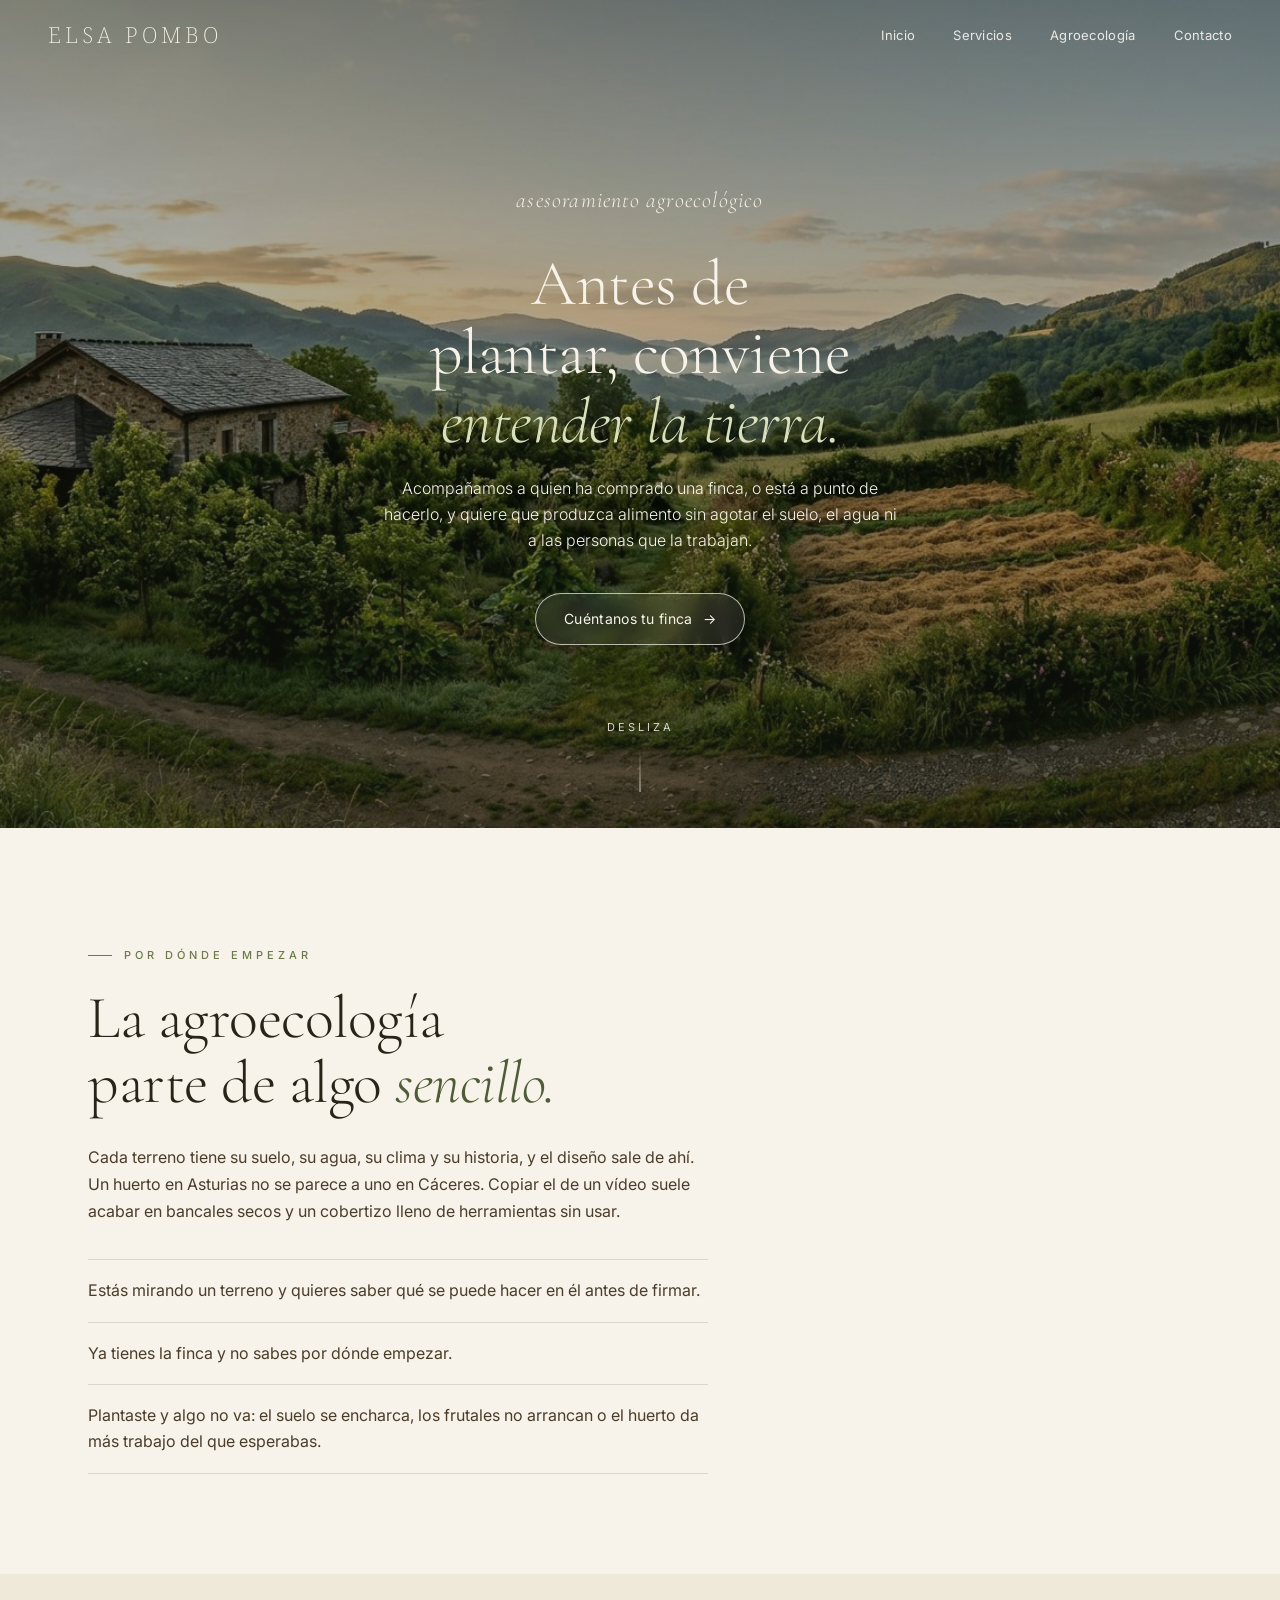
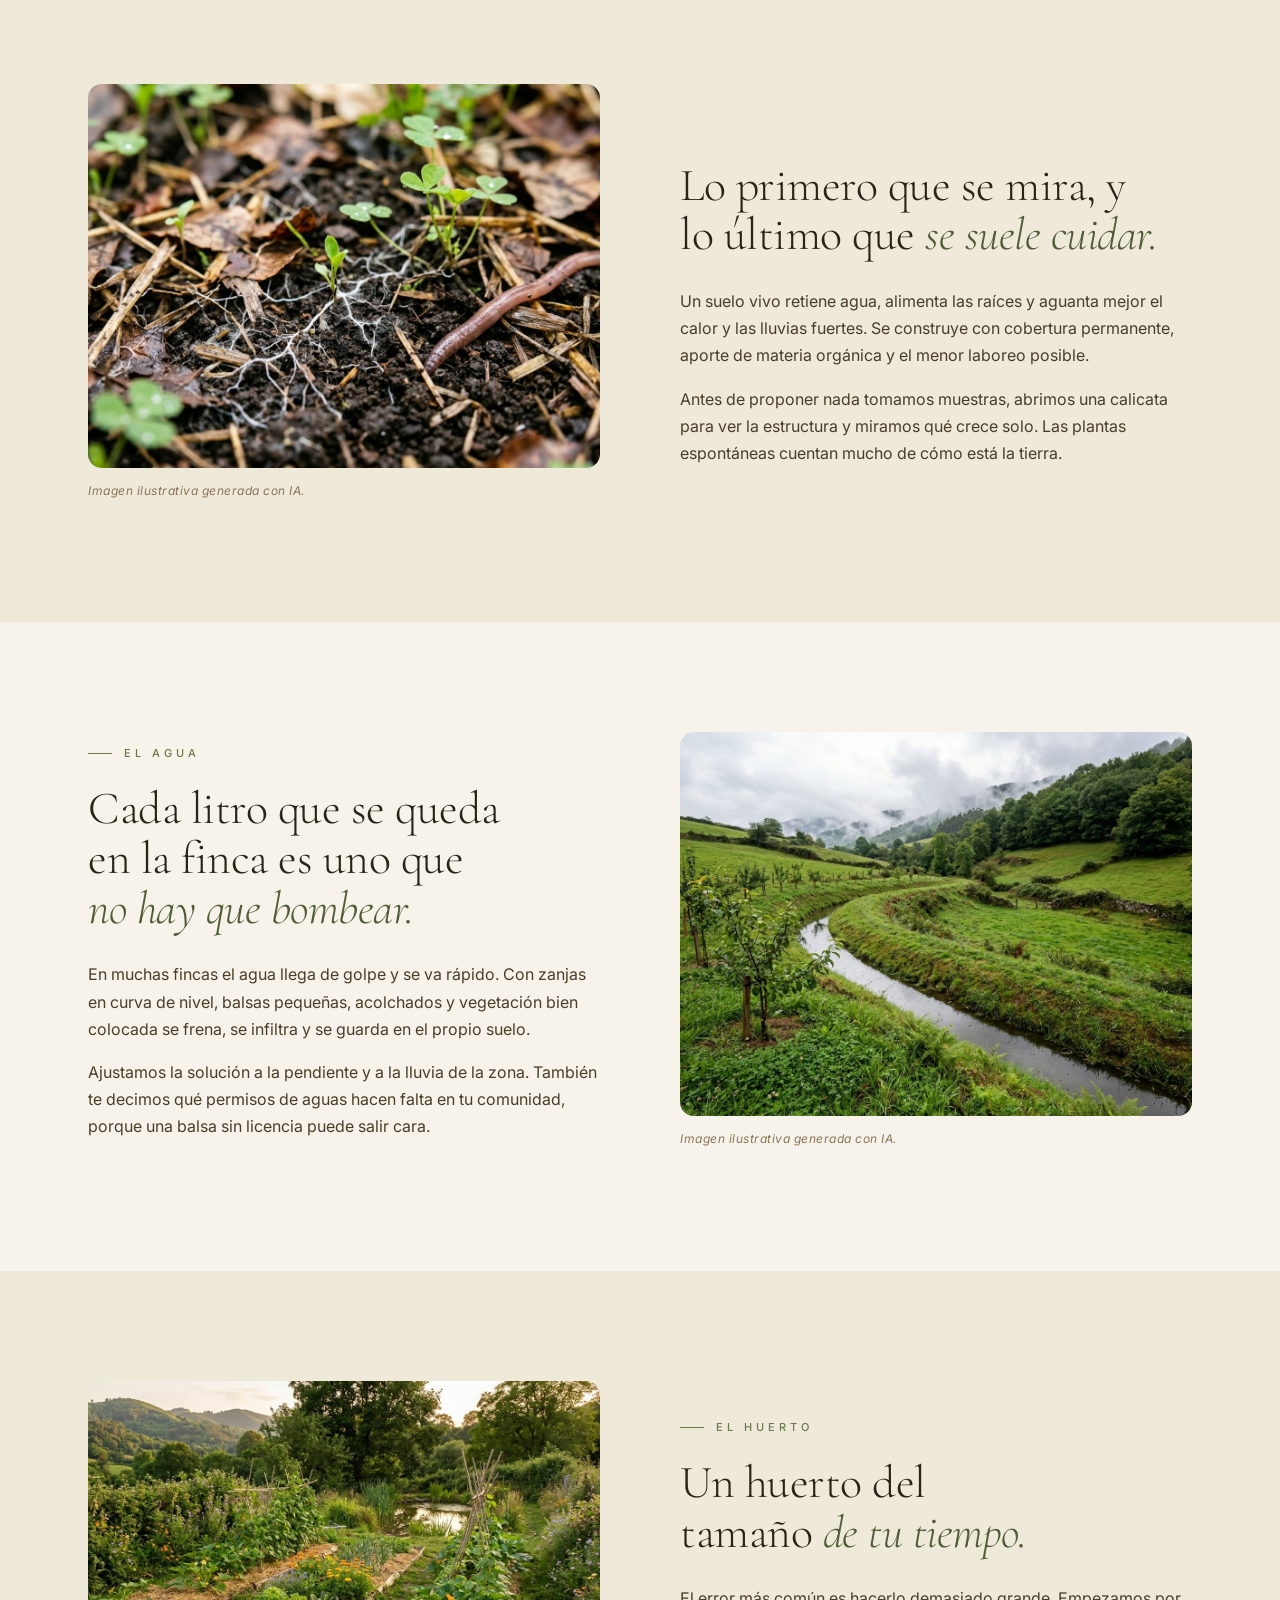
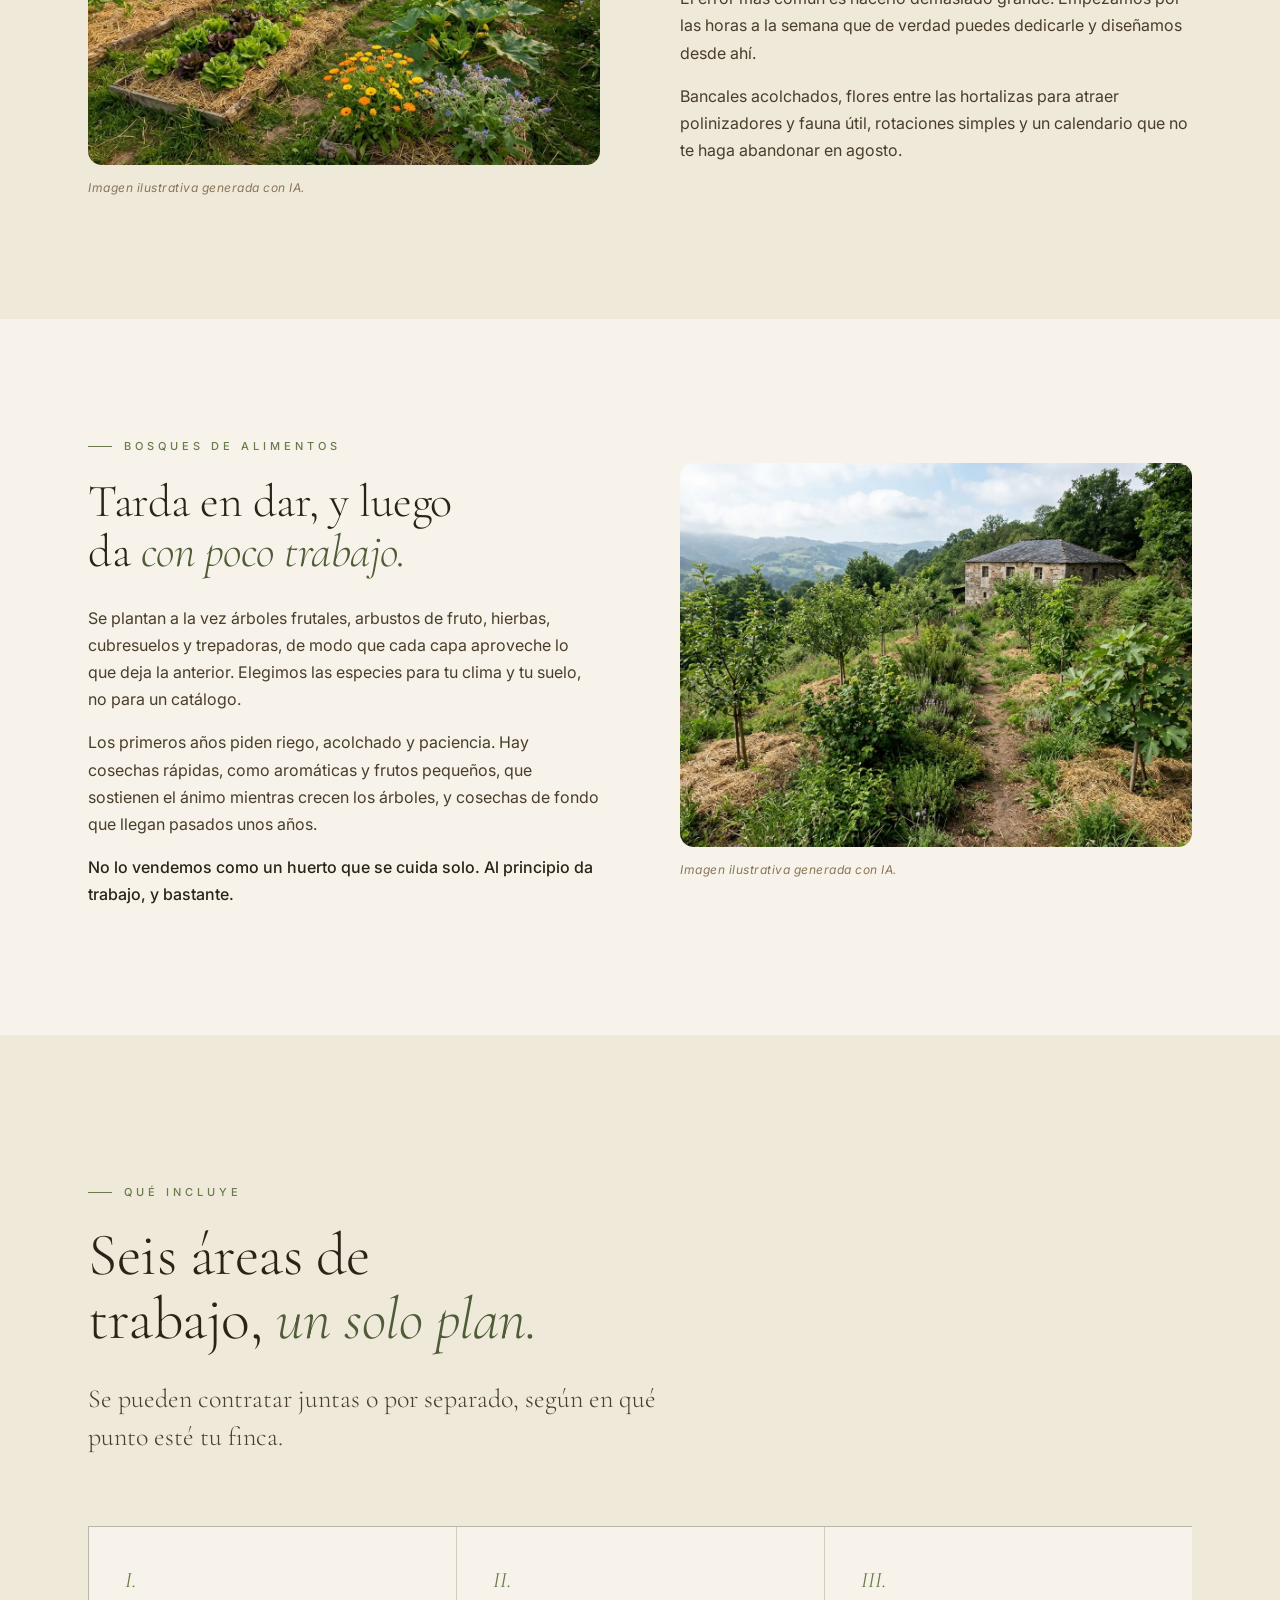
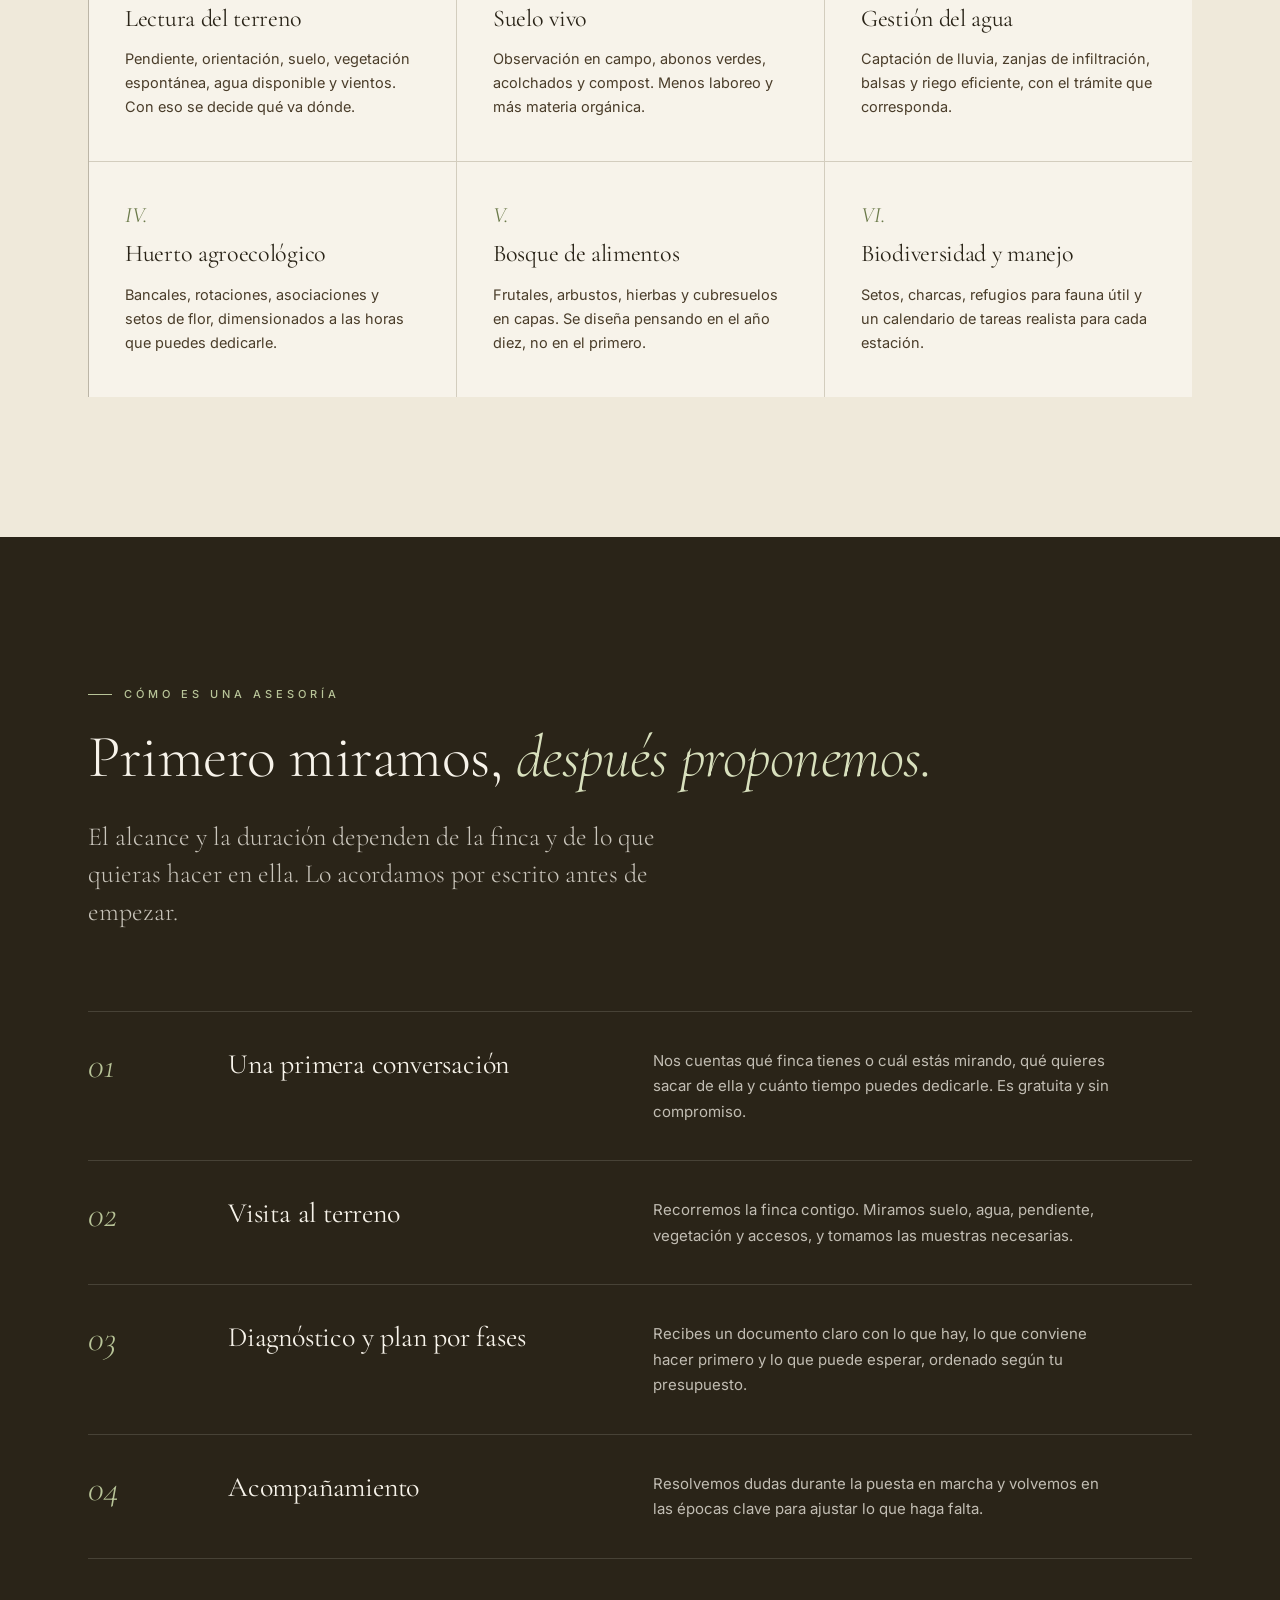
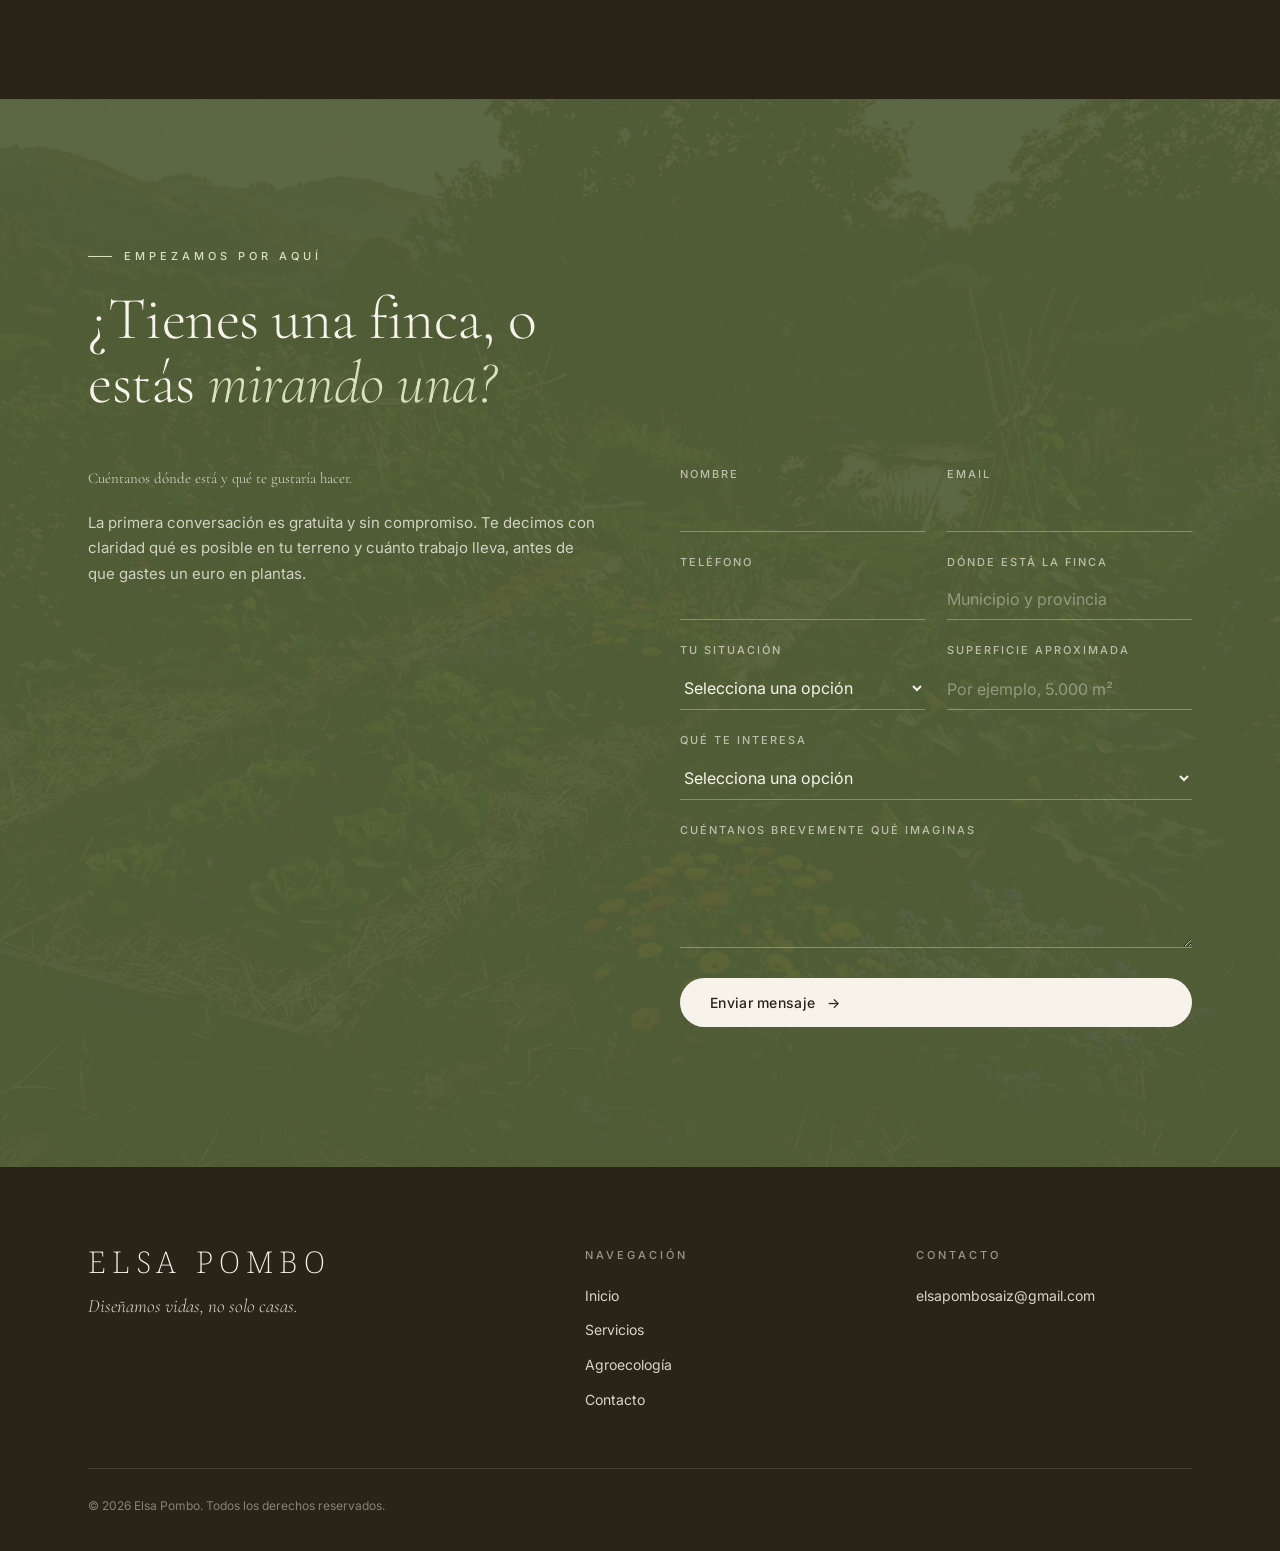
<file: asesoramiento-agroecologico.html>
<!doctype html>
<html lang="es">
<head>
<meta charset="utf-8" />
<meta name="viewport" content="width=device-width, initial-scale=1" />
<title>Asesoramiento agroecológico y bosques de alimentos — Elsa Pombo</title>
<link rel="icon" href="favicon.ico" sizes="48x48" />
<link rel="icon" href="favicon.svg" type="image/svg+xml" />
<link rel="apple-touch-icon" href="apple-touch-icon.png" />
<meta name="theme-color" content="#f7f3ea" />
<meta name="description" content="Asesoramiento agroecológico para fincas y casas de campo: lectura del terreno, suelo vivo, gestión del agua, huerto y bosque de alimentos diseñados para tu clima y tu tiempo." />
<link rel="canonical" href="https://elsapombo.com/asesoramiento-agroecologico.html" />

<link rel="preconnect" href="https://fonts.googleapis.com" />
<link rel="preconnect" href="https://fonts.gstatic.com" crossorigin />
<link href="https://fonts.googleapis.com/css2?family=Noto+Serif:wght@200;300;400&family=Noto+Sans:wght@100;200;300&family=Marcellus&family=Tenor+Sans&family=Italiana&family=Cormorant:wght@300;400;500&family=Cormorant+Garamond:ital,wght@0,300;0,400;0,500;0,600;1,400&family=Inter:wght@300;400;500;600&display=swap" rel="stylesheet" />
<link rel="stylesheet" href="styles.css" />

<style>
  .intro { padding: 110px 0 100px; background: var(--cream); }
  .intro h2.section-title { max-width: 20ch; }
  .hero { min-height: 640px; height: 92vh; }
  .hero__inner { max-width: 1000px; }
  .hero__media::after { background: linear-gradient(180deg, rgba(20,24,14,0.5) 0%, rgba(20,24,14,0.32) 40%, rgba(20,24,14,0.62) 100%); }
  .hero__sub { text-shadow: 0 1px 14px rgba(0,0,0,0.35); opacity: 1; }
  .block { padding: 110px 0; background: var(--cream); }
  .block--alt { background: var(--cream-2); }
  .block__grid {
    display: grid;
    grid-template-columns: 1fr 1fr;
    gap: 80px;
    align-items: center;
  }
  .block--flip .block__media { order: 2; }
  .block__media {
    position: relative;
    aspect-ratio: 4 / 3;
    overflow: hidden;
    border-radius: 14px;
  }
  .block__media img { width: 100%; height: 100%; object-fit: cover; }
  .block__caption {
    margin-top: 14px;
    font-size: 12px;
    letter-spacing: 0.5px;
    color: var(--earth);
    font-style: italic;
  }
  .block h2.section-title { font-size: clamp(30px, 3.8vw, 46px); }
  @media (max-width: 860px) {
    .block { padding: 80px 0; }
    .block__grid { grid-template-columns: 1fr; gap: 40px; }
    .block--flip .block__media { order: 0; }
    .intro { padding: 80px 0 70px; }
    .block__grid > [style*="order"] { order: 0 !important; }
  }

  .when { margin: 34px 0 0; padding: 0; list-style: none; display: grid; gap: 0; max-width: 62ch; }
  .when li {
    padding: 18px 0;
    border-top: 1px solid var(--line);
    font-size: 16px; line-height: 1.6; color: var(--ink-soft);
  }
  .when li:last-child { border-bottom: 1px solid var(--line); }

  .services { background: var(--cream-2); }

  .contact::before { background-image: url("assets/agro-huerto.jpg"); opacity: 0.08; }
  .field { min-width: 0; }
  .field input, .field select, .field textarea { width: 100%; min-width: 0; }
  [hidden] { display: none !important; }
  .form__error { margin: 0; font-size: 14px; color: #f1d9c9; }
  .form__error a { color: inherit; }
  .hp { position: absolute; left: -9999px; width: 1px; height: 1px; overflow: hidden; }
  .submit:disabled { opacity: 0.6; cursor: default; transform: none; }
  .submit:focus-visible { outline: 2px solid #d8e0bd; outline-offset: 3px; }
</style>
</head>
<body>

<nav class="nav" id="nav">
  <a href="index.html" class="nav__brand">Elsa Pombo</a>
  <ul class="nav__links">
    <li><a href="index.html">Inicio</a></li>
    <li><a href="index.html#services">Servicios</a></li>
    <li><a href="asesoramiento-agroecologico.html" aria-current="page">Agroecología</a></li>
    <li><a href="#contacto">Contacto</a></li>
  </ul>
</nav>

<main>

<header class="hero" id="top">
  <div class="hero__media">
    <img src="assets/agro-hero-ancho.jpg" alt="Casa de piedra rodeada de bosque de alimentos y huerto acolchado al amanecer, con bruma en el valle" fetchpriority="high" />
  </div>

  <div class="hero__inner">
    <p class="hero__tag">asesoramiento agroecológico</p>
    <h1 class="hero__headline">Antes de plantar, conviene <em>entender la tierra.</em></h1>
    <p class="hero__sub">
      Acompañamos a quien ha comprado una finca, o está a punto de hacerlo, y quiere que produzca alimento sin agotar el suelo, el agua ni a las personas que la trabajan.
    </p>
    <a href="#contacto" class="hero__cta">Cuéntanos tu finca <span class="arr" aria-hidden="true">→</span></a>
  </div>

  <div class="hero__scroll" aria-hidden="true">
    <span>Desliza</span>
    <span class="hero__scroll-line"></span>
  </div>
</header>

<section class="intro">
  <div class="container">
    <p class="eyebrow reveal">Por dónde empezar</p>
    <h2 class="section-title reveal">La agroecología parte de algo <em>sencillo.</em></h2>
    <p class="body reveal" style="--reveal-delay: 80ms">
      Cada terreno tiene su suelo, su agua, su clima y su historia, y el diseño sale de ahí. Un huerto en Asturias no se parece a uno en Cáceres. Copiar el de un vídeo suele acabar en bancales secos y un cobertizo lleno de herramientas sin usar.
    </p>
    <ul class="when reveal" style="--reveal-delay: 140ms">
      <li>Estás mirando un terreno y quieres saber qué se puede hacer en él antes de firmar.</li>
      <li>Ya tienes la finca y no sabes por dónde empezar.</li>
      <li>Plantaste y algo no va: el suelo se encharca, los frutales no arrancan o el huerto da más trabajo del que esperabas.</li>
    </ul>
  </div>
</section>

<section class="block block--alt" id="suelo">
  <div class="container">
    <div class="block__grid">
      <div class="reveal">
        <div class="block__media">
          <img src="assets/agro-suelo-vivo.jpg" alt="Suelo oscuro con mantillo, hilos de micelio, una lombriz y brotes de trébol" loading="lazy" />
        </div>
        <p class="block__caption">Imagen ilustrativa generada con IA.</p>
      </div>
      <div>
        <p class="eyebrow reveal">El suelo</p>
        <h2 class="section-title reveal">Lo primero que se mira, y lo último que <em>se suele cuidar.</em></h2>
        <p class="body reveal" style="--reveal-delay: 80ms">
          Un suelo vivo retiene agua, alimenta las raíces y aguanta mejor el calor y las lluvias fuertes. Se construye con cobertura permanente, aporte de materia orgánica y el menor laboreo posible.
        </p>
        <p class="body reveal" style="--reveal-delay: 140ms">
          Antes de proponer nada tomamos muestras, abrimos una calicata para ver la estructura y miramos qué crece solo. Las plantas espontáneas cuentan mucho de cómo está la tierra.
        </p>
      </div>
    </div>
  </div>
</section>

<section class="block block--flip" id="agua">
  <div class="container">
    <div class="block__grid">
      <div class="block__media-wrap reveal" style="order: 2">
        <div class="block__media">
          <img src="assets/agro-agua.jpg" alt="Zanja en curva de nivel con agua remansada en una ladera verde con frutales jóvenes" loading="lazy" />
        </div>
        <p class="block__caption">Imagen ilustrativa generada con IA.</p>
      </div>
      <div>
        <p class="eyebrow reveal">El agua</p>
        <h2 class="section-title reveal">Cada litro que se queda en la finca es uno que <em>no hay que bombear.</em></h2>
        <p class="body reveal" style="--reveal-delay: 80ms">
          En muchas fincas el agua llega de golpe y se va rápido. Con zanjas en curva de nivel, balsas pequeñas, acolchados y vegetación bien colocada se frena, se infiltra y se guarda en el propio suelo.
        </p>
        <p class="body reveal" style="--reveal-delay: 140ms">
          Ajustamos la solución a la pendiente y a la lluvia de la zona. También te decimos qué permisos de aguas hacen falta en tu comunidad, porque una balsa sin licencia puede salir cara.
        </p>
      </div>
    </div>
  </div>
</section>

<section class="block block--alt" id="huerto">
  <div class="container">
    <div class="block__grid">
      <div class="reveal">
        <div class="block__media">
          <img src="assets/agro-huerto.jpg" alt="Huerto agroecológico con bancales acolchados, calabacines, lechugas, caléndulas y borraja" loading="lazy" />
        </div>
        <p class="block__caption">Imagen ilustrativa generada con IA.</p>
      </div>
      <div>
        <p class="eyebrow reveal">El huerto</p>
        <h2 class="section-title reveal">Un huerto del tamaño <em>de tu tiempo.</em></h2>
        <p class="body reveal" style="--reveal-delay: 80ms">
          El error más común es hacerlo demasiado grande. Empezamos por las horas a la semana que de verdad puedes dedicarle y diseñamos desde ahí.
        </p>
        <p class="body reveal" style="--reveal-delay: 140ms">
          Bancales acolchados, flores entre las hortalizas para atraer polinizadores y fauna útil, rotaciones simples y un calendario que no te haga abandonar en agosto.
        </p>
      </div>
    </div>
  </div>
</section>

<section class="block" id="bosque-de-alimentos">
  <div class="container">
    <div class="block__grid">
      <div class="reveal" style="order: 2">
        <div class="block__media">
          <img src="assets/agro-bosque-alimentos.jpg" alt="Bosque de alimentos joven con frutales, arbustos y aromáticas junto a una casa de piedra en Galicia" loading="lazy" />
        </div>
        <p class="block__caption">Imagen ilustrativa generada con IA.</p>
      </div>
      <div>
        <p class="eyebrow reveal">Bosques de alimentos</p>
        <h2 class="section-title reveal">Tarda en dar, y luego da <em>con poco trabajo.</em></h2>
        <p class="body reveal" style="--reveal-delay: 80ms">
          Se plantan a la vez árboles frutales, arbustos de fruto, hierbas, cubresuelos y trepadoras, de modo que cada capa aproveche lo que deja la anterior. Elegimos las especies para tu clima y tu suelo, no para un catálogo.
        </p>
        <p class="body reveal" style="--reveal-delay: 140ms">
          Los primeros años piden riego, acolchado y paciencia. Hay cosechas rápidas, como aromáticas y frutos pequeños, que sostienen el ánimo mientras crecen los árboles, y cosechas de fondo que llegan pasados unos años.
        </p>
        <p class="body reveal" style="--reveal-delay: 200ms; color: var(--ink); font-weight: 500">
          No lo vendemos como un huerto que se cuida solo. Al principio da trabajo, y bastante.
        </p>
      </div>
    </div>
  </div>
</section>

<section class="services" id="areas">
  <div class="container">
    <p class="eyebrow reveal">Qué incluye</p>
    <h2 class="section-title reveal" style="max-width: 20ch">Seis áreas de trabajo, <em>un solo plan.</em></h2>
    <p class="lede reveal" style="--reveal-delay: 80ms">
      Se pueden contratar juntas o por separado, según en qué punto esté tu finca.
    </p>

    <div class="services__grid">
      <div class="service reveal">
        <div class="service__roman">I.</div>
        <h3 class="service__title">Lectura del terreno</h3>
        <p class="service__body">Pendiente, orientación, suelo, vegetación espontánea, agua disponible y vientos. Con eso se decide qué va dónde.</p>
      </div>
      <div class="service reveal" style="--reveal-delay: 80ms">
        <div class="service__roman">II.</div>
        <h3 class="service__title">Suelo vivo</h3>
        <p class="service__body">Observación en campo, abonos verdes, acolchados y compost. Menos laboreo y más materia orgánica.</p>
      </div>
      <div class="service reveal" style="--reveal-delay: 160ms">
        <div class="service__roman">III.</div>
        <h3 class="service__title">Gestión del agua</h3>
        <p class="service__body">Captación de lluvia, zanjas de infiltración, balsas y riego eficiente, con el trámite que corresponda.</p>
      </div>
      <div class="service reveal">
        <div class="service__roman">IV.</div>
        <h3 class="service__title">Huerto agroecológico</h3>
        <p class="service__body">Bancales, rotaciones, asociaciones y setos de flor, dimensionados a las horas que puedes dedicarle.</p>
      </div>
      <div class="service reveal" style="--reveal-delay: 80ms">
        <div class="service__roman">V.</div>
        <h3 class="service__title">Bosque de alimentos</h3>
        <p class="service__body">Frutales, arbustos, hierbas y cubresuelos en capas. Se diseña pensando en el año diez, no en el primero.</p>
      </div>
      <div class="service reveal" style="--reveal-delay: 160ms">
        <div class="service__roman">VI.</div>
        <h3 class="service__title">Biodiversidad y manejo</h3>
        <p class="service__body">Setos, charcas, refugios para fauna útil y un calendario de tareas realista para cada estación.</p>
      </div>
    </div>
  </div>
</section>

<section class="process" id="como-es">
  <div class="container">
    <p class="eyebrow reveal">Cómo es una asesoría</p>
    <h2 class="section-title reveal">Primero miramos, <em>después proponemos.</em></h2>
    <p class="lede reveal" style="--reveal-delay: 80ms">
      El alcance y la duración dependen de la finca y de lo que quieras hacer en ella. Lo acordamos por escrito antes de empezar.
    </p>

    <div class="process__steps">
      <div class="step reveal">
        <div class="step__num">01</div>
        <h3 class="step__title">Una primera conversación</h3>
        <p class="step__body">Nos cuentas qué finca tienes o cuál estás mirando, qué quieres sacar de ella y cuánto tiempo puedes dedicarle. Es gratuita y sin compromiso.</p>
      </div>
      <div class="step reveal" style="--reveal-delay: 90ms">
        <div class="step__num">02</div>
        <h3 class="step__title">Visita al terreno</h3>
        <p class="step__body">Recorremos la finca contigo. Miramos suelo, agua, pendiente, vegetación y accesos, y tomamos las muestras necesarias.</p>
      </div>
      <div class="step reveal" style="--reveal-delay: 180ms">
        <div class="step__num">03</div>
        <h3 class="step__title">Diagnóstico y plan por fases</h3>
        <p class="step__body">Recibes un documento claro con lo que hay, lo que conviene hacer primero y lo que puede esperar, ordenado según tu presupuesto.</p>
      </div>
      <div class="step reveal" style="--reveal-delay: 270ms">
        <div class="step__num">04</div>
        <h3 class="step__title">Acompañamiento</h3>
        <p class="step__body">Resolvemos dudas durante la puesta en marcha y volvemos en las épocas clave para ajustar lo que haga falta.</p>
      </div>
    </div>
  </div>
</section>

<section class="contact" id="contacto">
  <div class="container">
    <p class="eyebrow reveal">Empezamos por aquí</p>
    <h2 class="section-title reveal">¿Tienes una finca, o estás <em>mirando una?</em></h2>
    <div class="contact__grid">
      <div class="contact__copy reveal" style="--reveal-delay: 80ms">
        <p class="lede" style="margin-bottom: 18px">
          Cuéntanos dónde está y qué te gustaría hacer.
        </p>
        <p>
          La primera conversación es gratuita y sin compromiso. Te decimos con claridad qué es posible en tu terreno y cuánto trabajo lleva, antes de que gastes un euro en plantas.
        </p>
      </div>

      <div class="reveal" style="--reveal-delay: 120ms">
        <div class="form__success" id="agro-ok" role="status" hidden>
          Gracias. Te escribimos en menos de 48 horas para fijar una primera conversación.
        </div>

        <form class="form" id="agro-form" novalidate>
          <div class="form__row">
            <div class="field">
              <label for="name">Nombre</label>
              <input id="name" name="name" type="text" autocomplete="name" required />
            </div>
            <div class="field">
              <label for="email">Email</label>
              <input id="email" name="email" type="email" autocomplete="email" required />
            </div>
          </div>

          <div class="form__row">
            <div class="field">
              <label for="phone">Teléfono</label>
              <input id="phone" name="phone" type="tel" autocomplete="tel" />
            </div>
            <div class="field">
              <label for="location">Dónde está la finca</label>
              <input id="location" name="location" type="text" placeholder="Municipio y provincia" />
            </div>
          </div>

          <div class="form__row">
            <div class="field">
              <label for="situation">Tu situación</label>
              <select id="situation" name="situation" required>
                <option value="" disabled selected>Selecciona una opción</option>
                <option>Estoy mirando un terreno</option>
                <option>Ya tengo la finca y quiero empezar</option>
                <option>Ya planté y algo no va bien</option>
                <option>Otra</option>
              </select>
            </div>
            <div class="field">
              <label for="size">Superficie aproximada</label>
              <input id="size" name="size" type="text" placeholder="Por ejemplo, 5.000 m²" />
            </div>
          </div>

          <div class="field">
            <label for="interest">Qué te interesa</label>
            <select id="interest" name="interest">
              <option value="" disabled selected>Selecciona una opción</option>
              <option>Huerto agroecológico</option>
              <option>Bosque de alimentos</option>
              <option>Suelo y agua</option>
              <option>Plan completo de la finca</option>
              <option>Aún no lo sé</option>
            </select>
          </div>

          <div class="field">
            <label for="msg">Cuéntanos brevemente qué imaginas</label>
            <textarea id="msg" name="msg" rows="4"></textarea>
          </div>

          <div class="hp" aria-hidden="true">
            <label for="website">No rellenar</label>
            <input id="website" name="_honey" type="text" tabindex="-1" autocomplete="off" />
          </div>

          <p class="form__error" id="agro-error" role="alert" hidden>
            No se pudo enviar. Escríbenos a <a href="mailto:elsapombosaiz@gmail.com">elsapombosaiz@gmail.com</a>.
          </p>

          <button type="submit" class="submit" id="agro-submit">
            <span id="agro-submit-label">Enviar mensaje</span> <span class="arr" aria-hidden="true">→</span>
          </button>
        </form>
      </div>
    </div>
  </div>
</section>

</main>

<footer>
  <div class="container">
    <div class="footer__top">
      <div>
        <h3 class="footer__brand" style="font-family: var(--font-script); font-weight: 200">Elsa Pombo</h3>
        <p class="footer__tag">Diseñamos vidas, no solo casas.</p>
      </div>
      <div class="footer__col">
        <h5>Navegación</h5>
        <ul>
          <li><a href="index.html">Inicio</a></li>
          <li><a href="index.html#services">Servicios</a></li>
          <li><a href="asesoramiento-agroecologico.html">Agroecología</a></li>
          <li><a href="#contacto">Contacto</a></li>
        </ul>
      </div>
      <div class="footer__col">
        <h5>Contacto</h5>
        <ul>
          <li><a href="mailto:elsapombosaiz@gmail.com">elsapombosaiz@gmail.com</a></li>
        </ul>
      </div>
    </div>
    <div class="footer__bottom">
      <span>© 2026 Elsa Pombo. Todos los derechos reservados.</span>
    </div>
  </div>
</footer>

<script>
  (function () {
    var nav = document.getElementById("nav");
    function onScroll() { nav.classList.toggle("scrolled", window.scrollY > 60); }
    window.addEventListener("scroll", onScroll, { passive: true });
    onScroll();
  })();
</script>
<script>
  (function () {
    var els = document.querySelectorAll(".reveal");
    if (!("IntersectionObserver" in window)) {
      els.forEach(function (el) { el.classList.add("is-visible"); });
      return;
    }
    var io = new IntersectionObserver(function (entries) {
      entries.forEach(function (e) {
        if (e.isIntersecting) { e.target.classList.add("is-visible"); io.unobserve(e.target); }
      });
    }, { threshold: 0.12, rootMargin: "0px 0px -60px 0px" });
    els.forEach(function (el) { io.observe(el); });
  })();
</script>

<script>
  (function () {
    var form = document.getElementById("agro-form");
    var ok = document.getElementById("agro-ok");
    var err = document.getElementById("agro-error");
    var btn = document.getElementById("agro-submit");
    var label = document.getElementById("agro-submit-label");
    form.addEventListener("submit", function (e) {
      e.preventDefault();
      if (!form.reportValidity()) return;
      btn.disabled = true;
      label.textContent = "Enviando…";
      err.hidden = true;
      var data = {};
      new FormData(form).forEach(function (v, k) { data[k] = v; });
      data._subject = "Consulta de asesoramiento agroecológico desde elsapombo.com";
      data._template = "table";
      data._captcha = "false";
      fetch("https://formsubmit.co/ajax/elsapombosaiz@gmail.com", {
        method: "POST",
        headers: { "Content-Type": "application/json", "Accept": "application/json" },
        body: JSON.stringify(data)
      })
        .then(function (r) { return r.json().then(function (o) {
          var good = r.ok && String(o.success) === "true";
          if (!good) console.warn("FormSubmit:", r.status, o);
          return good;
        }); })
        .catch(function (e) { console.warn("FormSubmit:", e); return false; })
        .then(function (done) {
          if (done) {
            form.hidden = true;
            ok.hidden = false;
          } else {
            err.hidden = false;
            btn.disabled = false;
            label.textContent = "Enviar mensaje";
          }
        });
    });
  })();
</script>
</body>
</html>
</file>
<file: styles.css>
:root {
    --cream: #f7f3ea;
    --cream-2: #efe9da;
    --moss: #6b7a4a;
    --moss-deep: #4f5c36;
    --taupe: #c4b094;
    --earth: #8a7558;
    --ink: #2a2418;
    --ink-soft: #4a3d2a;
    --line: rgba(42, 36, 24, 0.14);

    --font-script: "Noto Serif", "Times New Roman", serif;
    --font-display: "Cormorant Garamond", "Times New Roman", serif;
    --font-body: "Inter", -apple-system, BlinkMacSystemFont, sans-serif;
  }

  * { box-sizing: border-box; }
  html, body { margin: 0; padding: 0; }
  html { scroll-behavior: smooth; }
  body {
    font-family: var(--font-body);
    color: var(--ink);
    background: var(--cream);
    font-weight: 400;
    line-height: 1.55;
    -webkit-font-smoothing: antialiased;
    text-rendering: optimizeLegibility;
  }

  img, video { display: block; max-width: 100%; }

  ::selection { background: var(--moss); color: var(--cream); }

  /* ---------- Navigation ---------- */
  .nav {
    position: fixed; top: 0; left: 0; right: 0;
    z-index: 50;
    display: flex; align-items: center; justify-content: space-between;
    padding: 22px 48px;
    transition: background 0.35s ease, backdrop-filter 0.35s ease, padding 0.35s ease, border-color 0.35s ease;
    border-bottom: 1px solid transparent;
  }
  .nav.scrolled {
    background: rgba(247, 243, 234, 0.82);
    backdrop-filter: saturate(180%) blur(20px);
    -webkit-backdrop-filter: saturate(180%) blur(20px);
    border-bottom-color: var(--line);
    padding: 14px 48px;
  }
  .nav__brand {
    font-family: var(--font-script);
    font-weight: 200;
    font-size: 22px;
    line-height: 1;
    color: var(--cream);
    letter-spacing: 4px;
    text-transform: uppercase;
    transition: color 0.35s ease, font-size 0.35s ease;
    text-decoration: none;
  }
  .nav.scrolled .nav__brand { color: var(--ink); font-size: 19px; }
  .nav__links {
    display: flex; gap: 38px;
    list-style: none; padding: 0; margin: 0;
  }
  .nav__links a {
    font-size: 13px;
    font-weight: 400;
    letter-spacing: 0.3px;
    color: rgba(247, 243, 234, 0.92);
    text-decoration: none;
    transition: color 0.35s ease, opacity 0.2s ease;
  }
  .nav.scrolled .nav__links a { color: var(--ink); }
  .nav__links a:hover { opacity: 0.65; }

  @media (max-width: 760px) {
    .nav { padding: 16px 22px; }
    .nav.scrolled { padding: 12px 22px; }
    .nav__links { display: none; }
    .nav__brand { font-size: 28px; }
  }

  /* ---------- Hero ---------- */
  .hero {
    position: relative;
    height: 100vh;
    min-height: 680px;
    overflow: hidden;
    color: var(--cream);
    display: flex; align-items: center; justify-content: center;
    text-align: center;
  }
  .hero__media {
    position: absolute; inset: 0;
    z-index: 0;
  }
  .hero__media video,
  .hero__media img {
    width: 100%; height: 100%;
    object-fit: cover;
    transform: scale(1.04);
  }
  .hero__media::after {
    content: "";
    position: absolute; inset: 0;
    background:
      linear-gradient(180deg, rgba(20, 24, 14, 0.45) 0%, rgba(20, 24, 14, 0.15) 35%, rgba(20, 24, 14, 0.55) 100%);
  }
  .hero__inner {
    position: relative; z-index: 2;
    padding: 0 24px;
    max-width: 980px;
    transform: translateY(0);
  }
  .hero__brand {
    font-family: var(--font-script);
    font-weight: 200;
    font-size: clamp(48px, 8.5vw, 124px);
    line-height: 1;
    letter-spacing: 8px;
    text-transform: uppercase;
    margin: 0 0 22px;
    text-shadow: 0 2px 30px rgba(0,0,0,0.25);
  }
  .hero__tag {
    font-family: var(--font-display);
    font-style: italic;
    font-weight: 300;
    font-size: clamp(18px, 2vw, 22px);
    letter-spacing: 1.2px;
    text-transform: lowercase;
    margin: 0 0 32px;
    opacity: 0.95;
  }
  .hero__headline {
    font-family: var(--font-display);
    font-weight: 300;
    font-size: clamp(34px, 5.2vw, 64px);
    line-height: 1.08;
    letter-spacing: -0.5px;
    margin: 0 auto 20px;
    max-width: 18ch;
    text-wrap: balance;
  }
  .hero__headline em {
    font-style: italic;
    color: #d8e0bd;
  }
  .hero__sub {
    font-size: 16px;
    line-height: 1.6;
    max-width: 52ch;
    margin: 0 auto 40px;
    opacity: 0.92;
    font-weight: 300;
  }
  .hero__cta {
    display: inline-flex; align-items: center; gap: 10px;
    padding: 14px 28px;
    border: 1px solid rgba(247, 243, 234, 0.7);
    border-radius: 999px;
    background: rgba(247, 243, 234, 0.08);
    backdrop-filter: blur(8px);
    color: var(--cream);
    text-decoration: none;
    font-size: 14px;
    letter-spacing: 0.3px;
    transition: background 0.3s ease, border-color 0.3s ease, transform 0.3s ease;
  }
  .hero__cta:hover {
    background: rgba(247, 243, 234, 0.18);
    border-color: var(--cream);
    transform: translateY(-1px);
  }
  .hero__cta .arr { transition: transform 0.3s ease; }
  .hero__cta:hover .arr { transform: translateX(4px); }

  .hero__scroll {
    position: absolute; bottom: 36px; left: 50%;
    transform: translateX(-50%);
    z-index: 2;
    display: flex; flex-direction: column; align-items: center; gap: 12px;
    font-size: 11px;
    letter-spacing: 3px;
    text-transform: uppercase;
    opacity: 0.85;
  }
  .hero__scroll-line {
    width: 1px; height: 44px;
    background: linear-gradient(to bottom, transparent, var(--cream));
    animation: drip 2.4s ease-in-out infinite;
  }
  @keyframes drip {
    0% { transform: scaleY(0); transform-origin: top; opacity: 0.2; }
    50% { transform: scaleY(1); transform-origin: top; opacity: 1; }
    51% { transform: scaleY(1); transform-origin: bottom; }
    100% { transform: scaleY(0); transform-origin: bottom; opacity: 0.2; }
  }

  /* ---------- Section base ---------- */
  section { position: relative; }
  .container {
    max-width: 1200px;
    margin: 0 auto;
    padding: 0 48px;
  }
  @media (max-width: 760px) {
    .container { padding: 0 24px; }
  }

  .eyebrow {
    font-family: var(--font-body);
    font-size: 11px;
    letter-spacing: 4px;
    text-transform: uppercase;
    color: var(--moss);
    font-weight: 500;
    margin: 0 0 22px;
    display: inline-flex; align-items: center; gap: 12px;
  }
  .eyebrow::before {
    content: ""; width: 24px; height: 1px; background: var(--moss);
  }

  h2.section-title {
    font-family: var(--font-display);
    font-weight: 300;
    font-size: clamp(36px, 4.8vw, 60px);
    line-height: 1.08;
    letter-spacing: -0.5px;
    margin: 0 0 28px;
    color: var(--ink);
    text-wrap: balance;
  }
  h2.section-title em { font-style: italic; color: var(--moss-deep); }

  .lede {
    font-family: var(--font-display);
    font-weight: 300;
    font-size: clamp(20px, 2.2vw, 26px);
    line-height: 1.45;
    color: var(--ink-soft);
    max-width: 52ch;
    margin: 0 0 18px;
  }

  p.body { font-size: 16px; line-height: 1.7; color: var(--ink-soft); max-width: 62ch; margin: 0 0 16px; }

  /* ---------- El cambio ---------- */
  .cambio {
    padding: 140px 0 120px;
    background: var(--cream);
  }
  .cambio__grid {
    display: grid;
    grid-template-columns: 1fr 1fr;
    gap: 80px;
    align-items: start;
  }
  .cambio__media {
    position: relative;
    aspect-ratio: 4 / 5;
    overflow: hidden;
    border-radius: 14px;
  }
  .cambio__media img { width: 100%; height: 100%; object-fit: cover; }
  .cambio__caption {
    margin-top: 14px;
    font-size: 12px;
    letter-spacing: 0.5px;
    color: var(--earth);
    font-style: italic;
  }
  @media (max-width: 860px) {
    .cambio__grid { grid-template-columns: 1fr; gap: 48px; }
  }

  /* ---------- Quien soy ---------- */
  .about {
    padding: 140px 0;
    background: var(--cream-2);
  }
  .about__grid {
    display: grid;
    grid-template-columns: 5fr 7fr;
    gap: 90px;
    align-items: center;
  }
  .about__portrait {
    aspect-ratio: 4 / 5;
    overflow: hidden;
    background: var(--taupe);
    border-radius: 14px;
  }
  .about__portrait img { width: 100%; height: 100%; object-fit: cover; filter: saturate(0.92) contrast(1.02); }
  .about__sig {
    margin-top: 36px;
    font-family: var(--font-script);
    font-weight: 300;
    font-size: 26px;
    letter-spacing: 5px;
    text-transform: uppercase;
    color: var(--moss-deep);
    line-height: 1;
  }
  .about__sig + small { color: var(--earth); font-size: 12px; letter-spacing: 1.5px; text-transform: uppercase; display: block; margin-top: 6px; }
  @media (max-width: 860px) {
    .about__grid { grid-template-columns: 1fr; gap: 48px; }
  }

  /* ---------- Como trabajamos ---------- */
  .process {
    padding: 140px 0;
    background: var(--ink);
    color: var(--cream);
  }
  .process .eyebrow { color: #b8c498; }
  .process .eyebrow::before { background: #b8c498; }
  .process h2.section-title { color: var(--cream); }
  .process h2.section-title em { color: #d8e0bd; }
  .process .lede { color: rgba(247, 243, 234, 0.78); }

  .process__steps {
    margin-top: 80px;
    display: grid;
    gap: 0;
  }
  .step {
    display: grid;
    grid-template-columns: 100px 1fr 1.4fr;
    gap: 40px;
    padding: 36px 0;
    border-top: 1px solid rgba(247, 243, 234, 0.14);
    align-items: start;
  }
  .step:last-child { border-bottom: 1px solid rgba(247, 243, 234, 0.14); }
  .step__num {
    font-family: var(--font-display);
    font-style: italic;
    font-weight: 300;
    font-size: 36px;
    color: #b8c498;
    line-height: 1;
  }
  .step__title {
    font-family: var(--font-display);
    font-weight: 400;
    font-size: clamp(22px, 2.3vw, 28px);
    line-height: 1.2;
    margin: 0;
    color: var(--cream);
    letter-spacing: -0.2px;
  }
  .step__body {
    font-size: 15px;
    line-height: 1.7;
    color: rgba(247, 243, 234, 0.74);
    margin: 0;
    max-width: 52ch;
  }
  @media (max-width: 760px) {
    .step { grid-template-columns: 1fr; gap: 12px; padding: 28px 0; }
  }

  /* ---------- Servicios ---------- */
  .services {
    padding: 140px 0;
    background: var(--cream);
  }
  .services__grid {
    margin-top: 70px;
    display: grid;
    grid-template-columns: repeat(3, 1fr);
    gap: 1px;
    background: var(--line);
    border-top: 1px solid var(--line);
    border-left: 1px solid var(--line);
  }
  .service {
    background: var(--cream);
    padding: 42px 36px;
    display: flex; flex-direction: column;
    gap: 14px;
    transition: background 0.4s ease;
    cursor: default;
  }
  .service:hover { background: var(--cream-2); }
  .service__roman {
    font-family: var(--font-display);
    font-style: italic;
    font-weight: 400;
    font-size: 22px;
    color: var(--moss);
    line-height: 1;
  }
  .service__title {
    font-family: var(--font-display);
    font-weight: 400;
    font-size: 24px;
    line-height: 1.2;
    margin: 0;
    color: var(--ink);
    letter-spacing: -0.3px;
  }
  .service__body {
    font-size: 14.5px;
    line-height: 1.65;
    color: var(--ink-soft);
    margin: 0;
  }
  @media (max-width: 860px) {
    .services__grid { grid-template-columns: 1fr 1fr; }
  }
  @media (max-width: 560px) {
    .services__grid { grid-template-columns: 1fr; }
  }

  /* ---------- Proyectos ---------- */
  .projects {
    padding: 140px 0;
    background: var(--cream-2);
  }
  .projects__intro {
    display: grid; grid-template-columns: 1fr 1fr; gap: 80px;
    align-items: end;
    margin-bottom: 70px;
  }
  .projects__intro .lede { margin: 0; }
  @media (max-width: 860px) {
    .projects__intro { grid-template-columns: 1fr; gap: 28px; }
  }
  .projects__grid {
    display: grid;
    grid-template-columns: repeat(3, 1fr);
    gap: 28px;
  }
  @media (max-width: 980px) {
    .projects__grid { grid-template-columns: 1fr; gap: 56px; }
  }
  .project {
    display: flex; flex-direction: column;
  }
  .project__media {
    aspect-ratio: 4 / 5;
    overflow: hidden;
    margin-bottom: 22px;
    border-radius: 14px;
    background: var(--taupe);
  }
  .project__media img { width: 100%; height: 100%; object-fit: cover; transition: transform 1.2s cubic-bezier(.2,.7,.2,1); }
  .project:hover .project__media img { transform: scale(1.04); }
  .project__price {
    font-family: var(--font-body);
    font-size: 12px;
    font-weight: 500;
    letter-spacing: 2px;
    text-transform: uppercase;
    color: var(--moss);
    margin: 0 0 8px;
  }
  .project__title {
    font-family: var(--font-display);
    font-weight: 400;
    font-size: 26px;
    line-height: 1.2;
    margin: 0 0 4px;
    color: var(--ink);
    letter-spacing: -0.3px;
  }
  .project__profile {
    font-size: 13px;
    color: var(--earth);
    font-style: italic;
    margin: 0 0 14px;
  }
  .project__body {
    font-size: 14.5px;
    line-height: 1.65;
    color: var(--ink-soft);
    margin: 0;
  }
  .projects__disclaimer {
    margin-top: 56px;
    padding-top: 28px;
    border-top: 1px solid var(--line);
    font-size: 13px;
    font-style: italic;
    color: var(--earth);
    max-width: 60ch;
  }

  /* ---------- Contacto ---------- */
  .contact {
    padding: 140px 0;
    background: var(--moss-deep);
    color: var(--cream);
    position: relative;
    overflow: hidden;
  }
  .contact::before {
    content: "";
    position: absolute; inset: 0;
    background-image: url("https://images.unsplash.com/photo-1500382017468-9049fed747ef?w=1600&q=80");
    background-size: cover;
    background-position: center;
    opacity: 0.12;
    mix-blend-mode: lighten;
  }
  .contact .container { position: relative; z-index: 2; }
  .contact .eyebrow { color: #d8e0bd; }
  .contact .eyebrow::before { background: #d8e0bd; }
  .contact h2.section-title { color: var(--cream); max-width: 18ch; }
  .contact h2.section-title em { color: #d8e0bd; }
  .contact .lede { color: rgba(247, 243, 234, 0.85); }

  .contact__grid {
    display: grid; grid-template-columns: 1fr 1fr;
    gap: 80px; align-items: start;
    margin-top: 50px;
  }
  @media (max-width: 860px) {
    .contact__grid { grid-template-columns: 1fr; gap: 56px; }
  }
  .contact__copy p { color: rgba(247, 243, 234, 0.78); font-size: 15px; line-height: 1.7; }

  .form { display: grid; gap: 22px; }
  .field { display: grid; gap: 8px; }
  .field label {
    font-size: 11px;
    letter-spacing: 2px;
    text-transform: uppercase;
    color: rgba(247, 243, 234, 0.65);
    font-weight: 500;
  }
  .field input,
  .field select,
  .field textarea {
    background: transparent;
    border: none;
    border-bottom: 1px solid rgba(247, 243, 234, 0.32);
    color: var(--cream);
    font-family: var(--font-body);
    font-size: 16px;
    padding: 10px 0;
    transition: border-color 0.25s ease;
    border-radius: 0;
  }
  .field input::placeholder,
  .field textarea::placeholder { color: rgba(247, 243, 234, 0.4); }
  .field input:focus,
  .field select:focus,
  .field textarea:focus {
    outline: none;
    border-bottom-color: var(--cream);
  }
  .field textarea { resize: vertical; min-height: 96px; font-family: var(--font-body); }
  .field select option { background: var(--moss-deep); color: var(--cream); }

  .form__row { display: grid; grid-template-columns: 1fr 1fr; gap: 22px; }
  @media (max-width: 560px) { .form__row { grid-template-columns: 1fr; } }

  .submit {
    margin-top: 8px;
    align-self: start;
    display: inline-flex; align-items: center; gap: 12px;
    padding: 16px 30px;
    border-radius: 999px;
    background: var(--cream);
    color: var(--ink);
    font-size: 14px;
    letter-spacing: 0.3px;
    border: none;
    cursor: pointer;
    font-family: var(--font-body);
    font-weight: 500;
    transition: transform 0.25s ease, background 0.25s ease;
  }
  .submit:hover { background: #fff; transform: translateY(-1px); }
  .submit .arr { transition: transform 0.3s ease; }
  .submit:hover .arr { transform: translateX(4px); }

  .form__success {
    padding: 18px 22px;
    background: rgba(216, 224, 189, 0.16);
    border: 1px solid rgba(216, 224, 189, 0.32);
    border-radius: 4px;
    color: #e8efcc;
    font-size: 14px;
  }

  /* ---------- Footer ---------- */
  footer {
    background: var(--ink);
    color: rgba(247, 243, 234, 0.72);
    padding: 80px 0 36px;
  }
  .footer__top {
    display: grid;
    grid-template-columns: 1.6fr 1fr 1fr;
    gap: 56px;
    padding-bottom: 56px;
    border-bottom: 1px solid rgba(247, 243, 234, 0.12);
  }
  @media (max-width: 760px) {
    .footer__top { grid-template-columns: 1fr; gap: 40px; }
  }
  .footer__brand {
    font-family: var(--font-script);
    font-weight: 200;
    font-size: 30px;
    letter-spacing: 6px;
    text-transform: uppercase;
    line-height: 1;
    color: var(--cream);
    margin: 0 0 14px;
  }
  .footer__tag {
    font-family: var(--font-display);
    font-style: italic;
    font-weight: 300;
    font-size: 19px;
    color: rgba(247, 243, 234, 0.85);
    margin: 0;
    max-width: 30ch;
  }
  .footer__col h5 {
    font-size: 11px;
    letter-spacing: 3px;
    text-transform: uppercase;
    color: rgba(247, 243, 234, 0.55);
    margin: 0 0 18px;
    font-weight: 500;
  }
  .footer__col ul { list-style: none; padding: 0; margin: 0; display: grid; gap: 10px; }
  .footer__col a {
    color: rgba(247, 243, 234, 0.85);
    text-decoration: none;
    font-size: 14px;
    transition: color 0.2s ease;
  }
  .footer__col a:hover { color: var(--cream); }

  .footer__bottom {
    display: flex; justify-content: space-between; align-items: center;
    padding-top: 28px;
    font-size: 12px;
    color: rgba(247, 243, 234, 0.45);
    flex-wrap: wrap; gap: 14px;
  }
  .footer__legal { display: flex; gap: 22px; }
  .footer__legal a { color: rgba(247, 243, 234, 0.55); text-decoration: none; }
  .footer__legal a:hover { color: var(--cream); }

  /* ---------- Reveal animations ---------- */
  .reveal {
    opacity: 0;
    transform: translateY(24px);
    transition: opacity 0.9s ease, transform 0.9s cubic-bezier(.2,.7,.2,1);
    transition-delay: var(--reveal-delay, 0ms);
  }
  .reveal.is-visible { opacity: 1; transform: translateY(0); }

  @media (prefers-reduced-motion: reduce) {
    .reveal { opacity: 1; transform: none; }
    .hero__scroll-line { animation: none; }
    html { scroll-behavior: auto; }
  }
</file>
